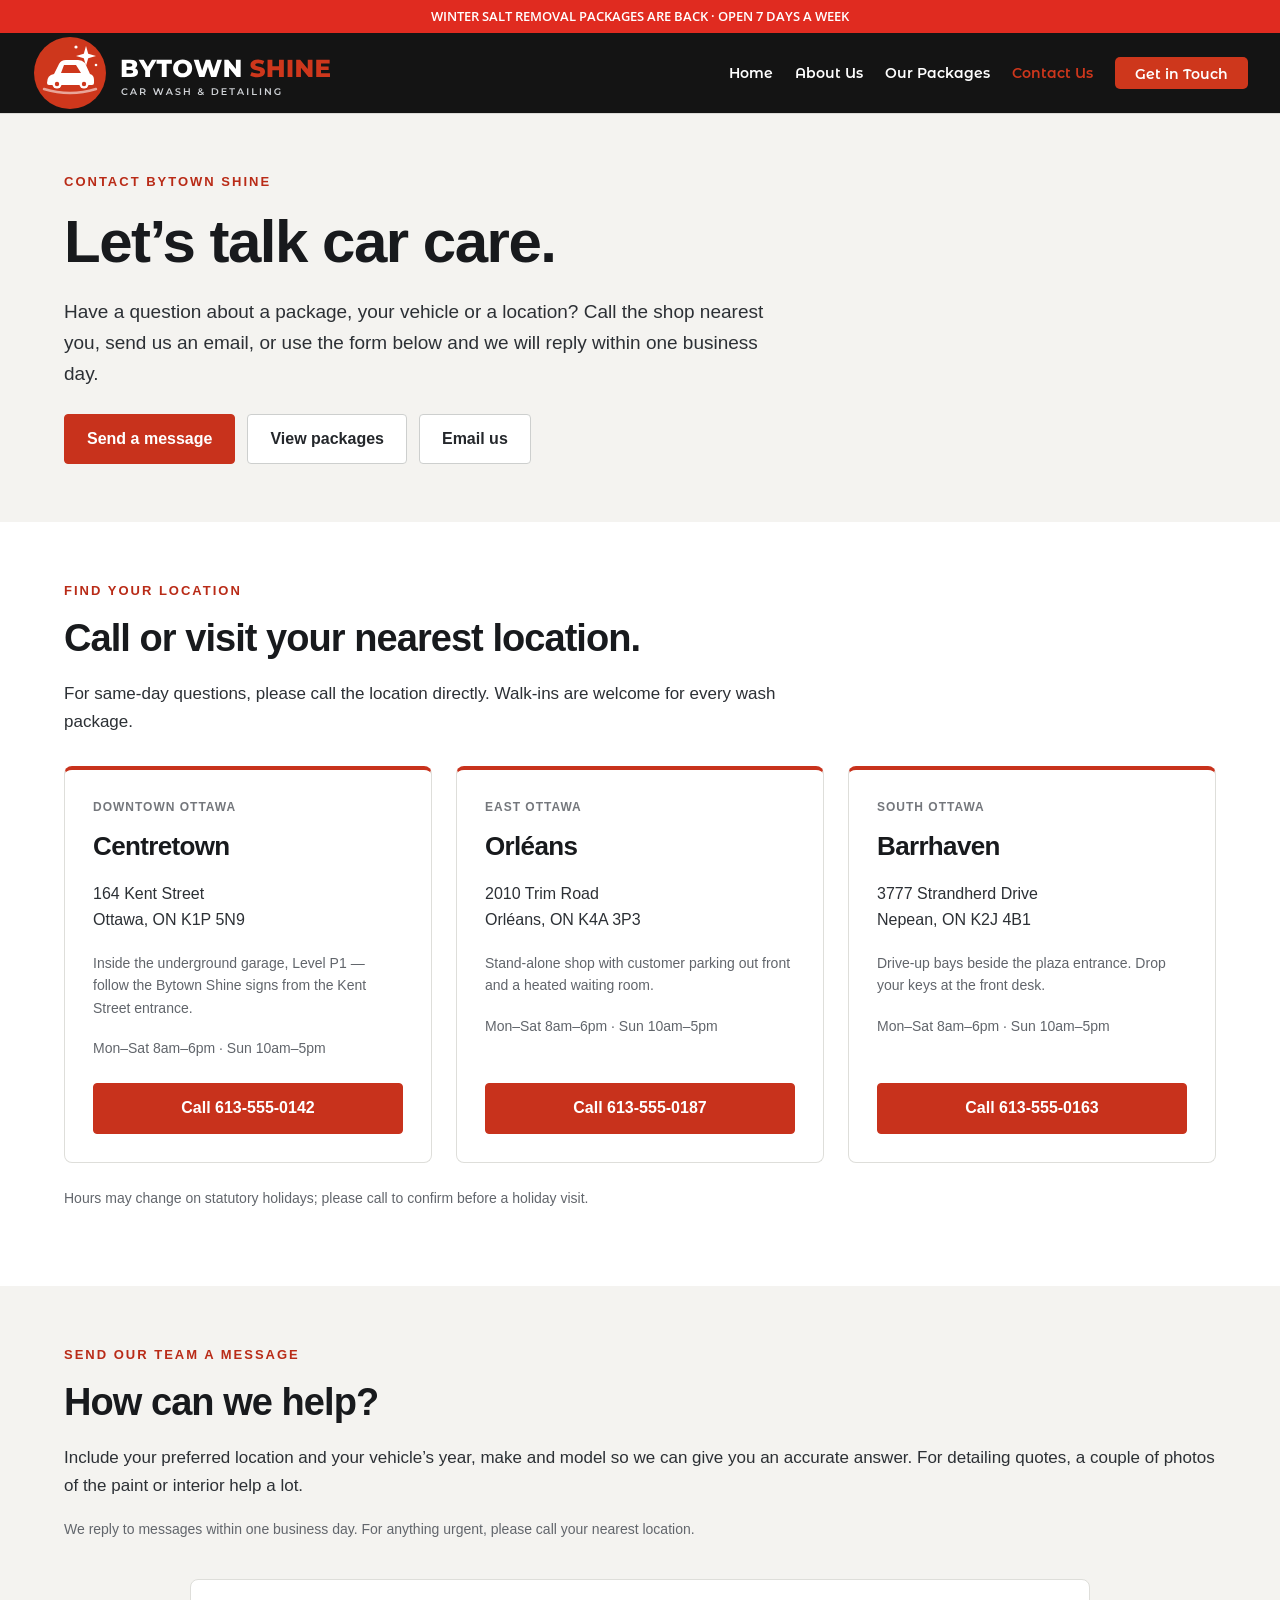
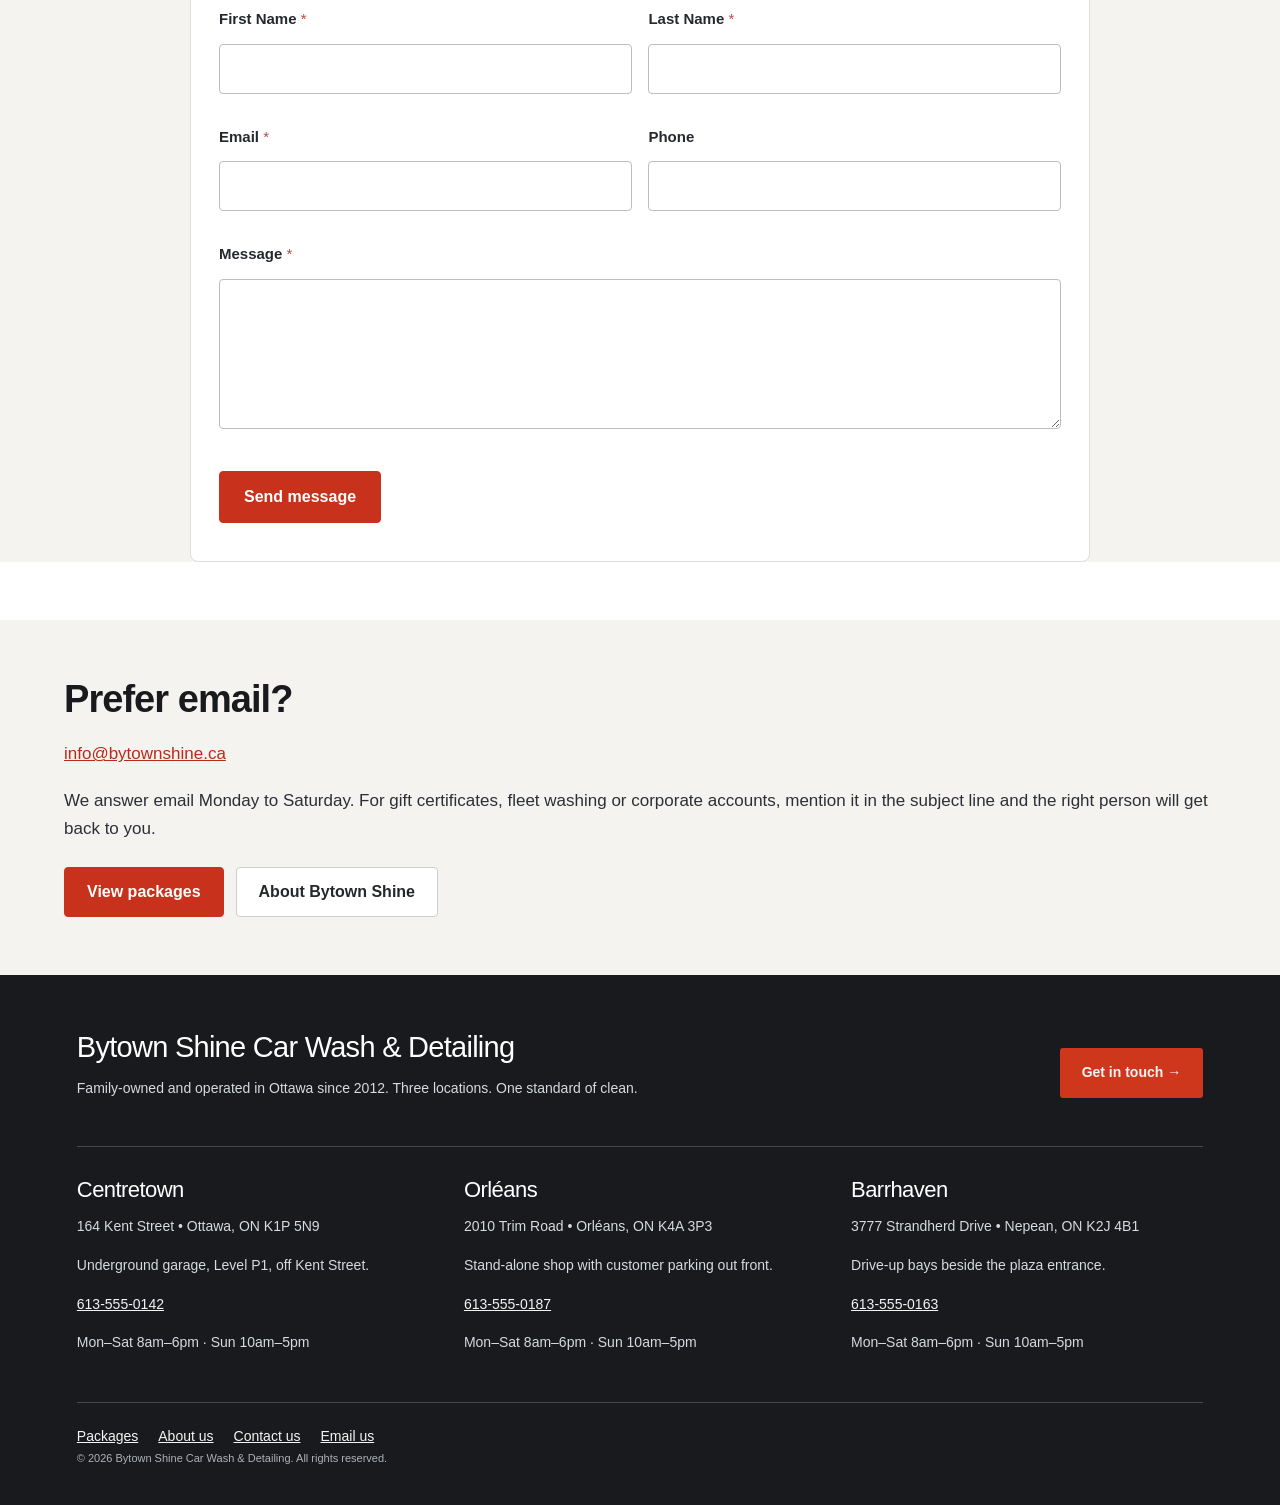
<file: contact.html>
<!DOCTYPE html>
<html lang="en">
<head>
  <meta charset="utf-8">
  <meta name="viewport" content="width=device-width, initial-scale=1">
  <title>Contact Us - Bytown Shine Car Wash & Detailing</title>
  <meta name="description" content="Contact Bytown Shine Car Wash & Detailing in Ottawa: Centretown, Orléans and Barrhaven locations, phone numbers, hours and a message form.">
  <link rel="preconnect" href="https://fonts.googleapis.com">
  <link rel="preconnect" href="https://fonts.gstatic.com" crossorigin>
  <link href="https://fonts.googleapis.com/css2?family=Open+Sans:wght@400;500;600;700&family=Montserrat+Alternates:wght@500;600;700&display=swap" rel="stylesheet">
  <link rel="icon" href="images/favicon.svg" type="image/svg+xml">
  <link rel="icon" href="images/favicon.ico" sizes="48x48">
  <link rel="apple-touch-icon" href="images/apple-touch-icon.png">
  <meta name="theme-color" content="#141414">
  <link rel="stylesheet" href="css/style.css">
</head>
<body class="page-contact">

  <div class="announce-bar"><a href="packages.html">Winter salt removal packages are back &middot; Open 7 days a week</a></div>

  <header class="site-header">
    <div class="header-inner">
      <a class="brand" href="index.html" aria-label="Bytown Shine Car Wash & Detailing home">
        <img src="images/logo.svg" alt="Bytown Shine Car Wash &amp; Detailing" width="307" height="80">
      </a>
      <nav class="site-nav" aria-label="Main">
        <ul>
          <li><a href="index.html">Home</a></li><li><a href="about.html">About Us</a></li><li><a href="packages.html">Our Packages</a></li><li><a href="contact.html" class="is-active">Contact Us</a></li>
          <li class="nav-cta"><a href="contact.html#message"><span>Get in Touch</span></a></li>
        </ul>
        <button class="menu-toggle" type="button" aria-label="Open menu" aria-expanded="false" aria-controls="mobile-menu"><span></span></button>
      </nav>
    </div>
    <ul class="mobile-menu" id="mobile-menu">
      <li><a href="index.html">Home</a></li><li><a href="about.html">About Us</a></li><li><a href="packages.html">Our Packages</a></li><li><a href="contact.html" class="is-active">Contact Us</a></li>
      <li><a href="contact.html#message">Get in Touch</a></li>
      <li class="mobile-notice"><a href="packages.html">Winter salt removal packages are back &middot; Open 7 days a week</a></li>
    </ul>
  </header>

  <main class="site-main">

  <div class="theme-hub">
    <section class="section-light">
      <div class="wrap">
        <p class="eyebrow">Contact Bytown Shine</p>
        <h1>Let&rsquo;s talk car care.</h1>
        <p class="lead">Have a question about a package, your vehicle or a location? Call the shop nearest you, send us an email, or use the form below and we will reply within one business day.</p>
        <div class="actions">
          <a class="btn" href="#message">Send a message</a>
          <a class="btn btn-secondary" href="packages.html">View packages</a>
          <a class="btn btn-secondary" href="#">Email us</a>
        </div>
      </div>
    </section>

    <section>
      <div class="wrap">
        <div class="section-heading">
          <p class="eyebrow">Find your location</p>
          <h2>Call or visit your nearest location.</h2>
          <p>For same-day questions, please call the location directly. Walk-ins are welcome for every wash package.</p>
        </div>
        <div class="grid-3">
          <article class="card contact-card">
            <p class="area">Downtown Ottawa</p>
            <h3>Centretown</h3>
            <p class="address">164 Kent Street<br>Ottawa, ON K1P 5N9</p>
            <p class="arrival-note">Inside the underground garage, Level P1 &mdash; follow the Bytown Shine signs from the Kent Street entrance.</p>
            <p class="arrival-note">Mon&ndash;Sat 8am&ndash;6pm &middot; Sun 10am&ndash;5pm</p>
            <a class="btn" href="#">Call 613-555-0142</a>
          </article>
          <article class="card contact-card">
            <p class="area">East Ottawa</p>
            <h3>Orl&eacute;ans</h3>
            <p class="address">2010 Trim Road<br>Orl&eacute;ans, ON K4A 3P3</p>
            <p class="arrival-note">Stand-alone shop with customer parking out front and a heated waiting room.</p>
            <p class="arrival-note">Mon&ndash;Sat 8am&ndash;6pm &middot; Sun 10am&ndash;5pm</p>
            <a class="btn" href="#">Call 613-555-0187</a>
          </article>
          <article class="card contact-card">
            <p class="area">South Ottawa</p>
            <h3>Barrhaven</h3>
            <p class="address">3777 Strandherd Drive<br>Nepean, ON K2J 4B1</p>
            <p class="arrival-note">Drive-up bays beside the plaza entrance. Drop your keys at the front desk.</p>
            <p class="arrival-note">Mon&ndash;Sat 8am&ndash;6pm &middot; Sun 10am&ndash;5pm</p>
            <a class="btn" href="#">Call 613-555-0163</a>
          </article>
          
        </div>
        <p class="note" style="margin-top:24px">Hours may change on statutory holidays; please call to confirm before a holiday visit.</p>
      </div>
    </section>

    <section id="message" class="section-light">
      <div class="wrap message-intro">
        <p class="eyebrow">Send our team a message</p>
        <h2>How can we help?</h2>
        <p>Include your preferred location and your vehicle&rsquo;s year, make and model so we can give you an accurate answer. For detailing quotes, a couple of photos of the paint or interior help a lot.</p>
        <p class="note">We reply to messages within one business day. For anything urgent, please call your nearest location.</p>
      </div>
      <div class="contact-form">
        <form action="#" method="post">
          <fieldset>
            <legend class="sr-only">Contact Us</legend>
            <div class="form-grid">
              <div class="form-field">
                <label for="first-name">First Name <span class="req">*</span></label>
                <input id="first-name" name="first_name" type="text" required autocomplete="given-name">
                <p class="form-error">Please enter your first name.</p>
              </div>
              <div class="form-field">
                <label for="last-name">Last Name <span class="req">*</span></label>
                <input id="last-name" name="last_name" type="text" required autocomplete="family-name">
                <p class="form-error">Please enter your last name.</p>
              </div>
              <div class="form-field">
                <label for="email">Email <span class="req">*</span></label>
                <input id="email" name="email" type="email" required autocomplete="email">
                <p class="form-error">Please enter a valid email address.</p>
              </div>
              <div class="form-field">
                <label for="phone">Phone</label>
                <input id="phone" name="phone" type="tel" autocomplete="tel">
              </div>
              <div class="form-field full">
                <label for="message-text">Message <span class="req">*</span></label>
                <textarea id="message-text" name="message" required></textarea>
                <p class="form-error">Please enter a message.</p>
              </div>
            </div>
            <div class="form-submit">
              <button type="submit">Send message</button>
            </div>
            <p class="form-success">Thanks &mdash; your message has been sent. We will get back to you within one business day.</p>
          </fieldset>
        </form>
      </div>
    </section>

    <section class="section-light">
      <div class="wrap">
        <h2>Prefer email?</h2>
        <p class="email"><a href="#">info@bytownshine.ca</a></p>
        <p>We answer email Monday to Saturday. For gift certificates, fleet washing or corporate accounts, mention it in the subject line and the right person will get back to you.</p>
        <div class="actions">
          <a class="btn" href="packages.html">View packages</a>
          <a class="btn btn-secondary" href="about.html">About Bytown Shine</a>
        </div>
      </div>
    </section>
  </div>

  </main>

  <footer class="site-footer">
    <div class="footer-wrap">
      <div class="footer-top">
        <div>
          <h2>Bytown Shine Car Wash & Detailing</h2>
          <p>Family-owned and operated in Ottawa since 2012. Three locations. One standard of clean.</p>
        </div>
        <a class="footer-button" href="contact.html">Get in touch &rarr;</a>
      </div>
      <div class="footer-locations">
        <article>
          <h3>Centretown</h3>
          <p>164 Kent Street &bull; Ottawa, ON K1P 5N9</p>
          <p>Underground garage, Level P1, off Kent Street.</p>
          <p><a href="#">613-555-0142</a></p>
          <p>Mon&ndash;Sat 8am&ndash;6pm &middot; Sun 10am&ndash;5pm</p>
        </article>
        <article>
          <h3>Orl&eacute;ans</h3>
          <p>2010 Trim Road &bull; Orl&eacute;ans, ON K4A 3P3</p>
          <p>Stand-alone shop with customer parking out front.</p>
          <p><a href="#">613-555-0187</a></p>
          <p>Mon&ndash;Sat 8am&ndash;6pm &middot; Sun 10am&ndash;5pm</p>
        </article>
        <article>
          <h3>Barrhaven</h3>
          <p>3777 Strandherd Drive &bull; Nepean, ON K2J 4B1</p>
          <p>Drive-up bays beside the plaza entrance.</p>
          <p><a href="#">613-555-0163</a></p>
          <p>Mon&ndash;Sat 8am&ndash;6pm &middot; Sun 10am&ndash;5pm</p>
        </article>
        
      </div>
      <nav class="footer-links" aria-label="Footer">
        <a href="packages.html">Packages</a>
        <a href="about.html">About us</a>
        <a href="contact.html">Contact us</a>
        <a href="#">Email us</a>
      </nav>
      <p class="footer-credit">&copy; 2026 Bytown Shine Car Wash & Detailing. All rights reserved.</p>
    </div>
  </footer>

  <button class="scroll-top" type="button" aria-label="Back to top">
    <svg viewBox="0 0 30 30" aria-hidden="true"><path d="M7 18 L15 10 L23 18" fill="none" stroke="currentColor" stroke-width="3" stroke-linecap="round" stroke-linejoin="round"/></svg>
  </button>

  <script src="js/main.js"></script>
</body>
</html>
</file>
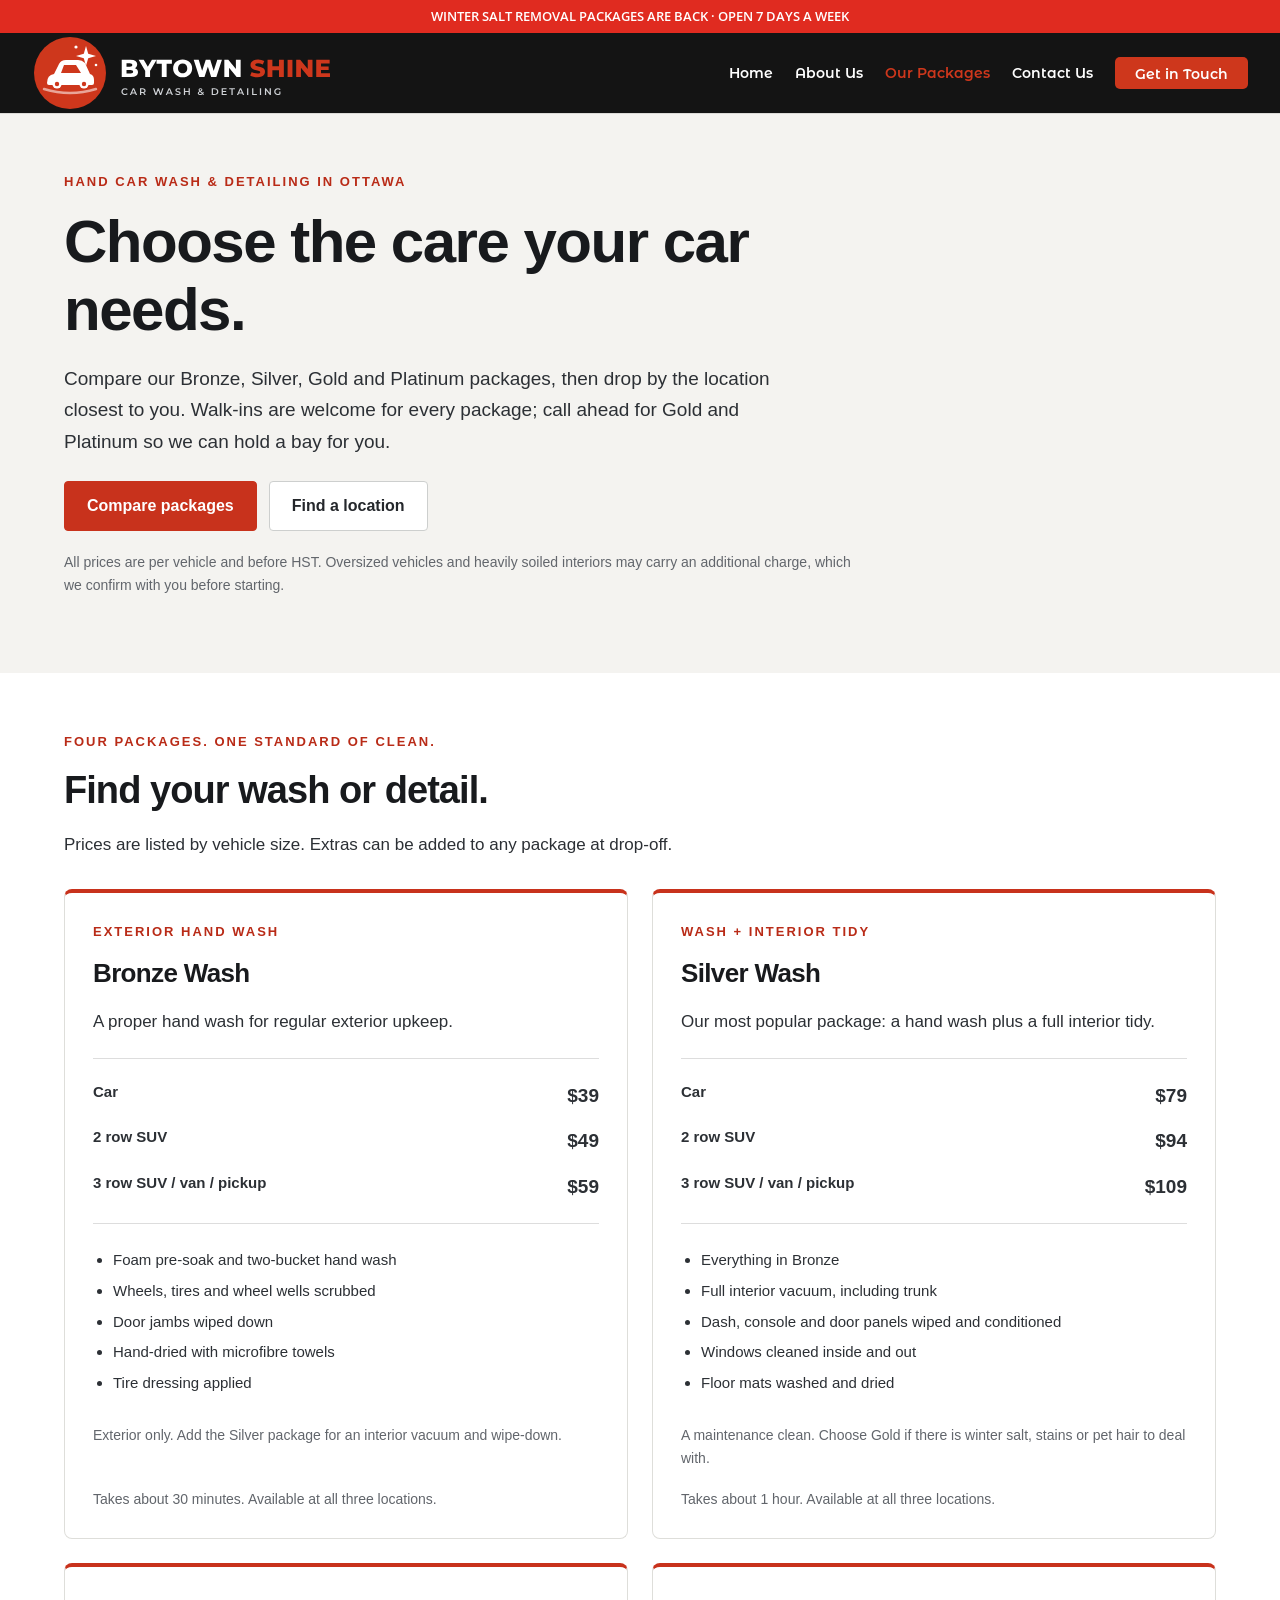
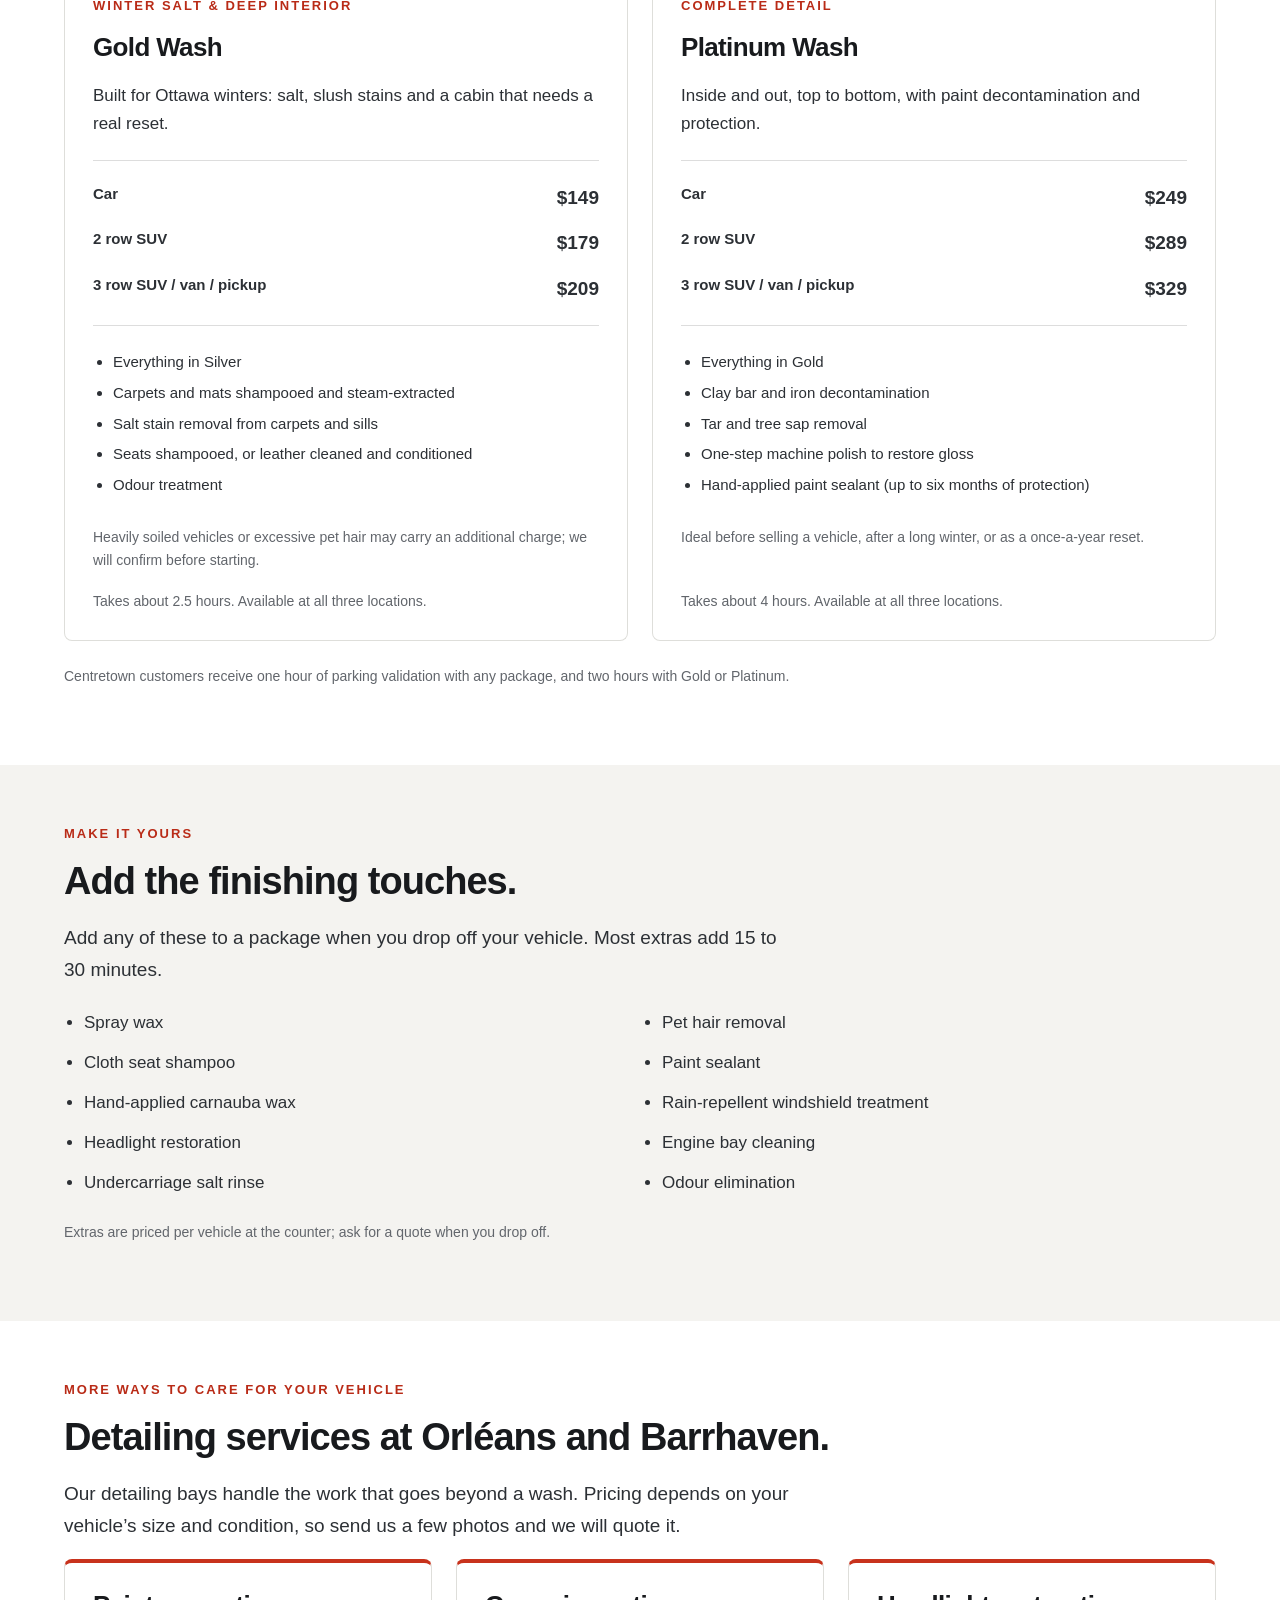
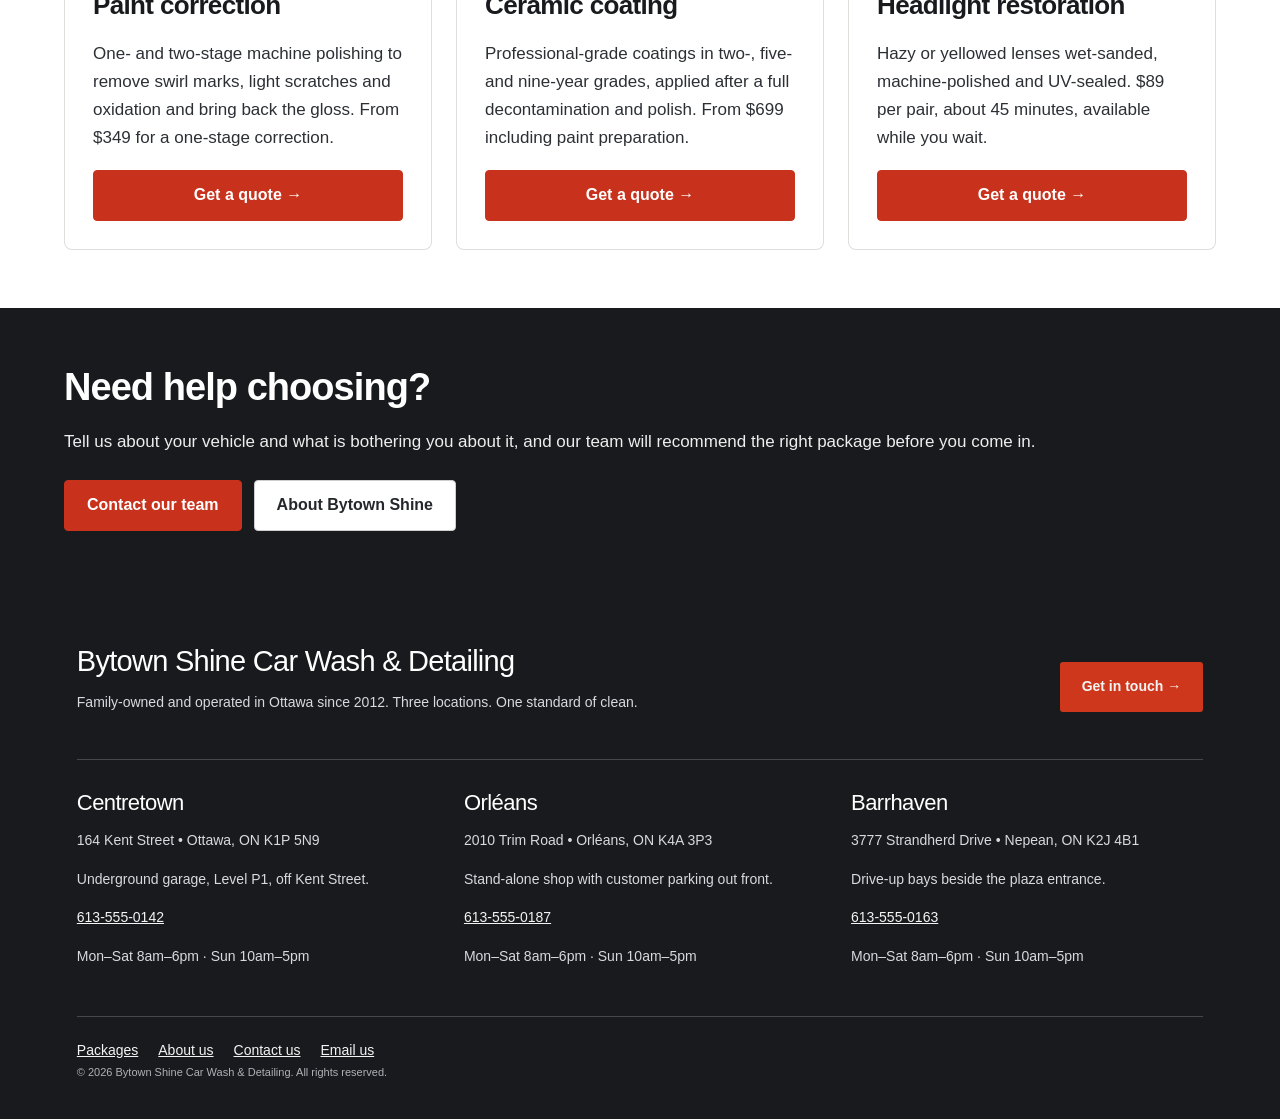
<file: packages.html>
<!DOCTYPE html>
<html lang="en">
<head>
  <meta charset="utf-8">
  <meta name="viewport" content="width=device-width, initial-scale=1">
  <title>Packages - Bytown Shine Car Wash & Detailing</title>
  <meta name="description" content="Bronze, Silver, Gold and Platinum hand car wash packages in Ottawa, plus paint correction, ceramic coating and headlight restoration.">
  <link rel="preconnect" href="https://fonts.googleapis.com">
  <link rel="preconnect" href="https://fonts.gstatic.com" crossorigin>
  <link href="https://fonts.googleapis.com/css2?family=Open+Sans:wght@400;500;600;700&family=Montserrat+Alternates:wght@500;600;700&display=swap" rel="stylesheet">
  <link rel="icon" href="images/favicon.svg" type="image/svg+xml">
  <link rel="icon" href="images/favicon.ico" sizes="48x48">
  <link rel="apple-touch-icon" href="images/apple-touch-icon.png">
  <meta name="theme-color" content="#141414">
  <link rel="stylesheet" href="css/style.css">
</head>
<body class="page-packages">

  <div class="announce-bar"><a href="packages.html">Winter salt removal packages are back &middot; Open 7 days a week</a></div>

  <header class="site-header">
    <div class="header-inner">
      <a class="brand" href="index.html" aria-label="Bytown Shine Car Wash & Detailing home">
        <img src="images/logo.svg" alt="Bytown Shine Car Wash &amp; Detailing" width="307" height="80">
      </a>
      <nav class="site-nav" aria-label="Main">
        <ul>
          <li><a href="index.html">Home</a></li><li><a href="about.html">About Us</a></li><li><a href="packages.html" class="is-active">Our Packages</a></li><li><a href="contact.html">Contact Us</a></li>
          <li class="nav-cta"><a href="contact.html#message"><span>Get in Touch</span></a></li>
        </ul>
        <button class="menu-toggle" type="button" aria-label="Open menu" aria-expanded="false" aria-controls="mobile-menu"><span></span></button>
      </nav>
    </div>
    <ul class="mobile-menu" id="mobile-menu">
      <li><a href="index.html">Home</a></li><li><a href="about.html">About Us</a></li><li><a href="packages.html" class="is-active">Our Packages</a></li><li><a href="contact.html">Contact Us</a></li>
      <li><a href="contact.html#message">Get in Touch</a></li>
      <li class="mobile-notice"><a href="packages.html">Winter salt removal packages are back &middot; Open 7 days a week</a></li>
    </ul>
  </header>

  <main class="site-main">

  <div class="theme-hub page-packages">
    <section class="section-light">
      <div class="wrap">
        <p class="eyebrow">Hand car wash &amp; detailing in Ottawa</p>
        <h1>Choose the care your car needs.</h1>
        <p class="lead">Compare our Bronze, Silver, Gold and Platinum packages, then drop by the location closest to you. Walk-ins are welcome for every package; call ahead for Gold and Platinum so we can hold a bay for you.</p>
        <div class="actions">
          <a class="btn" href="#package-comparison">Compare packages</a>
          <a class="btn btn-secondary" href="index.html#locations">Find a location</a>
        </div>
        <p class="note" style="margin-top:20px">All prices are per vehicle and before HST. Oversized vehicles and heavily soiled interiors may carry an additional charge, which we confirm with you before starting.</p>
      </div>
    </section>

    <section id="package-comparison">
      <div class="wrap">
        <div class="section-heading">
          <p class="eyebrow">Four packages. One standard of clean.</p>
          <h2>Find your wash or detail.</h2>
          <p>Prices are listed by vehicle size. Extras can be added to any package at drop-off.</p>
        </div>
        <div class="package-grid">
          <article class="card">
            <p class="eyebrow">Exterior hand wash</p>
            <h3>Bronze Wash</h3>
            <p>A proper hand wash for regular exterior upkeep.</p>
            <dl class="package-prices">
              <div><dt>Car</dt><dd>$39</dd></div>
              <div><dt>2 row SUV</dt><dd>$49</dd></div>
              <div><dt>3 row SUV / van / pickup</dt><dd>$59</dd></div>
            </dl>
            <ul><li>Foam pre-soak and two-bucket hand wash</li><li>Wheels, tires and wheel wells scrubbed</li><li>Door jambs wiped down</li><li>Hand-dried with microfibre towels</li><li>Tire dressing applied</li></ul>
            <p class="note">Exterior only. Add the Silver package for an interior vacuum and wipe-down.</p>
            <p class="arrival-note">Takes about 30 minutes. Available at all three locations.</p>
          </article>
          <article class="card">
            <p class="eyebrow">Wash + interior tidy</p>
            <h3>Silver Wash</h3>
            <p>Our most popular package: a hand wash plus a full interior tidy.</p>
            <dl class="package-prices">
              <div><dt>Car</dt><dd>$79</dd></div>
              <div><dt>2 row SUV</dt><dd>$94</dd></div>
              <div><dt>3 row SUV / van / pickup</dt><dd>$109</dd></div>
            </dl>
            <ul><li>Everything in Bronze</li><li>Full interior vacuum, including trunk</li><li>Dash, console and door panels wiped and conditioned</li><li>Windows cleaned inside and out</li><li>Floor mats washed and dried</li></ul>
            <p class="note">A maintenance clean. Choose Gold if there is winter salt, stains or pet hair to deal with.</p>
            <p class="arrival-note">Takes about 1 hour. Available at all three locations.</p>
          </article>
          <article class="card">
            <p class="eyebrow">Winter salt & deep interior</p>
            <h3>Gold Wash</h3>
            <p>Built for Ottawa winters: salt, slush stains and a cabin that needs a real reset.</p>
            <dl class="package-prices">
              <div><dt>Car</dt><dd>$149</dd></div>
              <div><dt>2 row SUV</dt><dd>$179</dd></div>
              <div><dt>3 row SUV / van / pickup</dt><dd>$209</dd></div>
            </dl>
            <ul><li>Everything in Silver</li><li>Carpets and mats shampooed and steam-extracted</li><li>Salt stain removal from carpets and sills</li><li>Seats shampooed, or leather cleaned and conditioned</li><li>Odour treatment</li></ul>
            <p class="note">Heavily soiled vehicles or excessive pet hair may carry an additional charge; we will confirm before starting.</p>
            <p class="arrival-note">Takes about 2.5 hours. Available at all three locations.</p>
          </article>
          <article class="card">
            <p class="eyebrow">Complete detail</p>
            <h3>Platinum Wash</h3>
            <p>Inside and out, top to bottom, with paint decontamination and protection.</p>
            <dl class="package-prices">
              <div><dt>Car</dt><dd>$249</dd></div>
              <div><dt>2 row SUV</dt><dd>$289</dd></div>
              <div><dt>3 row SUV / van / pickup</dt><dd>$329</dd></div>
            </dl>
            <ul><li>Everything in Gold</li><li>Clay bar and iron decontamination</li><li>Tar and tree sap removal</li><li>One-step machine polish to restore gloss</li><li>Hand-applied paint sealant (up to six months of protection)</li></ul>
            <p class="note">Ideal before selling a vehicle, after a long winter, or as a once-a-year reset.</p>
            <p class="arrival-note">Takes about 4 hours. Available at all three locations.</p>
          </article>
          
        </div>
        <p class="note" style="margin-top:24px">Centretown customers receive one hour of parking validation with any package, and two hours with Gold or Platinum.</p>
      </div>
    </section>

    <section class="section-light">
      <div class="wrap">
        <p class="eyebrow">Make it yours</p>
        <h2>Add the finishing touches.</h2>
        <p class="lead">Add any of these to a package when you drop off your vehicle. Most extras add 15 to 30 minutes.</p>
        <ul class="extra-grid"><li>Spray wax</li><li>Pet hair removal</li><li>Cloth seat shampoo</li><li>Paint sealant</li><li>Hand-applied carnauba wax</li><li>Rain-repellent windshield treatment</li><li>Headlight restoration</li><li>Engine bay cleaning</li><li>Undercarriage salt rinse</li><li>Odour elimination</li></ul>
        <p class="note">Extras are priced per vehicle at the counter; ask for a quote when you drop off.</p>
      </div>
    </section>

    <section>
      <div class="wrap">
        <p class="eyebrow">More ways to care for your vehicle</p>
        <h2>Detailing services at Orl&eacute;ans and Barrhaven.</h2>
        <p class="lead">Our detailing bays handle the work that goes beyond a wash. Pricing depends on your vehicle&rsquo;s size and condition, so send us a few photos and we will quote it.</p>
        <div class="grid-3">
          <article class="card">
            <h3>Paint correction</h3>
            <p>One- and two-stage machine polishing to remove swirl marks, light scratches and oxidation and bring back the gloss. From $349 for a one-stage correction.</p>
            <a class="btn" href="contact.html#message">Get a quote &rarr;</a>
          </article>
          <article class="card">
            <h3>Ceramic coating</h3>
            <p>Professional-grade coatings in two-, five- and nine-year grades, applied after a full decontamination and polish. From $699 including paint preparation.</p>
            <a class="btn" href="contact.html#message">Get a quote &rarr;</a>
          </article>
          <article class="card">
            <h3>Headlight restoration</h3>
            <p>Hazy or yellowed lenses wet-sanded, machine-polished and UV-sealed. $89 per pair, about 45 minutes, available while you wait.</p>
            <a class="btn" href="contact.html#message">Get a quote &rarr;</a>
          </article>
        </div>
      </div>
    </section>

    <section class="steps">
      <div class="wrap">
        <h2>Need help choosing?</h2>
        <p>Tell us about your vehicle and what is bothering you about it, and our team will recommend the right package before you come in.</p>
        <div class="actions">
          <a class="btn" href="contact.html#message">Contact our team</a>
          <a class="btn btn-secondary" href="about.html">About Bytown Shine</a>
        </div>
      </div>
    </section>
  </div>

  </main>

  <footer class="site-footer">
    <div class="footer-wrap">
      <div class="footer-top">
        <div>
          <h2>Bytown Shine Car Wash & Detailing</h2>
          <p>Family-owned and operated in Ottawa since 2012. Three locations. One standard of clean.</p>
        </div>
        <a class="footer-button" href="contact.html">Get in touch &rarr;</a>
      </div>
      <div class="footer-locations">
        <article>
          <h3>Centretown</h3>
          <p>164 Kent Street &bull; Ottawa, ON K1P 5N9</p>
          <p>Underground garage, Level P1, off Kent Street.</p>
          <p><a href="#">613-555-0142</a></p>
          <p>Mon&ndash;Sat 8am&ndash;6pm &middot; Sun 10am&ndash;5pm</p>
        </article>
        <article>
          <h3>Orl&eacute;ans</h3>
          <p>2010 Trim Road &bull; Orl&eacute;ans, ON K4A 3P3</p>
          <p>Stand-alone shop with customer parking out front.</p>
          <p><a href="#">613-555-0187</a></p>
          <p>Mon&ndash;Sat 8am&ndash;6pm &middot; Sun 10am&ndash;5pm</p>
        </article>
        <article>
          <h3>Barrhaven</h3>
          <p>3777 Strandherd Drive &bull; Nepean, ON K2J 4B1</p>
          <p>Drive-up bays beside the plaza entrance.</p>
          <p><a href="#">613-555-0163</a></p>
          <p>Mon&ndash;Sat 8am&ndash;6pm &middot; Sun 10am&ndash;5pm</p>
        </article>
        
      </div>
      <nav class="footer-links" aria-label="Footer">
        <a href="packages.html">Packages</a>
        <a href="about.html">About us</a>
        <a href="contact.html">Contact us</a>
        <a href="#">Email us</a>
      </nav>
      <p class="footer-credit">&copy; 2026 Bytown Shine Car Wash & Detailing. All rights reserved.</p>
    </div>
  </footer>

  <button class="scroll-top" type="button" aria-label="Back to top">
    <svg viewBox="0 0 30 30" aria-hidden="true"><path d="M7 18 L15 10 L23 18" fill="none" stroke="currentColor" stroke-width="3" stroke-linecap="round" stroke-linejoin="round"/></svg>
  </button>

  <script src="js/main.js"></script>
</body>
</html>
</file>
<file: css/style.css>
/* =====================================================================
   Bytown Shine Car Wash & Detailing — stylesheet
   1. Tokens & reset
   2. Global chrome: announcement bar, header, mobile menu, scroll-to-top, footer
   3. Buttons
   4. Home page
   5. About page
   6. Packages + Contact pages
   7. Responsive
   ===================================================================== */

/* 1. Tokens & reset ---------------------------------------------------- */
:root {
  --red: #c7351e;            /* primary action colour on the home page */
  --red-hover: #a72b17;
  --red-header: #ce371c;     /* header CTA + active nav item */
  --red-bar: #e02b20;        /* announcement bar / hamburger */
  --red-soft: #ff9b82;       /* eyebrow text on dark backgrounds */
  --red-trust: #c8321c;      /* buttons on about/packages/contact */
  --red-trust-hover: #a42110;
  --red-eyebrow: #b92b17;
  --red-link: #bd2d18;

  --ink: #181a1d;
  --ink-2: #17191c;
  --text: #292b30;
  --text-hub: #2c3035;
  --muted: #686b70;
  --muted-2: #64666b;
  --muted-hub: #62666c;
  --paper: #f5f4f1;
  --paper-2: #f4f3f0;
  --line: #dedfe0;
  --line-2: #dededa;

  --header-bg: #141414;
  --header-h: 80px;
  --bar-h: 33px;

  --font-body: Arial, Helvetica, sans-serif;
  --font-nav: "Montserrat Alternates", Helvetica, Arial, sans-serif;
  --font-sans: "Open Sans", Arial, sans-serif;
}

*, *::before, *::after { box-sizing: border-box; }
html { -webkit-text-size-adjust: 100%; scroll-behavior: smooth; }
body {
  margin: 0; background: #fff; color: #666;
  font: 500 14px/1.7 var(--font-sans);
  -webkit-font-smoothing: antialiased;
}
img { max-width: 100%; height: auto; display: block; }
a { color: inherit; }
ul { margin: 0; padding: 0; list-style: none; }
h1, h2, h3, h4, p { margin: 0; }
.sr-only {
  position: absolute; width: 1px; height: 1px; margin: -1px; padding: 0;
  overflow: hidden; clip: rect(0 0 0 0); border: 0; white-space: nowrap;
}
section[id] { scroll-margin-top: 130px; }
.site-main { padding-top: calc(var(--bar-h) + var(--header-h)); }

/* 2. Global chrome ------------------------------------------------------ */
.announce-bar {
  position: fixed; top: 0; left: 0; right: 0; z-index: 100000;
  height: var(--bar-h); background: var(--red-bar); color: #fff;
  font: 600 13px/13px var(--font-sans); text-align: center;
  padding: 10px 30px 0; text-transform: uppercase;
}
.announce-bar a { color: #fff; text-decoration: none; }

.site-header {
  position: fixed; top: var(--bar-h); left: 0; right: 0; z-index: 99999;
  height: var(--header-h); background: var(--header-bg);
  box-shadow: 0 1px 0 rgba(0, 0, 0, .1); font-family: var(--font-nav);
}
.site-header .header-inner {
  display: flex; align-items: center; justify-content: space-between;
  height: var(--header-h); padding: 0 32px 0 30px;
}
.brand { display: block; line-height: 0; }
.brand img { height: var(--header-h); width: auto; }
.site-nav { display: flex; align-items: center; }
.site-nav ul { display: flex; align-items: center; }
.site-nav li { padding-right: 22px; }
.site-nav li:last-child { padding-right: 0; }
.site-nav a { display: block; color: #fff; font: 600 14px/14px var(--font-nav); text-decoration: none; transition: opacity .2s; }
.site-nav a:hover { opacity: .7; }
.site-nav a.is-active { color: var(--red-header); }
.site-nav .nav-cta a { opacity: 1; }
.site-nav .nav-cta span {
  display: inline-block; background: var(--red-header); color: #fff;
  padding: 10px 20px 8px; border-radius: 5px; transition: background .2s;
}
.site-nav .nav-cta a:hover span { background: #b22f17; }

.menu-toggle { display: none; width: 32px; height: 32px; padding: 0; border: 0; background: none; cursor: pointer; position: relative; }
.menu-toggle span, .menu-toggle span::before, .menu-toggle span::after {
  content: ""; display: block; position: absolute; left: 1px;
  width: 30px; height: 4px; background: var(--red-bar); border-radius: 1px;
}
.menu-toggle span { top: 14px; }
.menu-toggle span::before { top: -9px; }
.menu-toggle span::after { top: 9px; }
.mobile-menu { display: none; }

.scroll-top {
  position: fixed; right: 0; bottom: 125px; z-index: 99999;
  width: 40px; height: 40px; padding: 5px; border: 0;
  background: rgba(0, 0, 0, .4); color: #fff; border-radius: 5px 0 0 5px; cursor: pointer;
  opacity: 0; visibility: hidden; transition: opacity .3s, visibility .3s;
}
.scroll-top.is-visible { opacity: 1; visibility: visible; }
.scroll-top svg { width: 30px; height: 30px; display: block; }

.site-footer { background: var(--ink); color: #d7dade; font: 400 14px/1.7 var(--font-body); padding: 55px 0 22px; }
.footer-wrap { width: 88%; max-width: 1160px; margin: auto; }
.footer-top {
  display: flex; align-items: center; justify-content: space-between; gap: 25px;
  border-bottom: 1px solid #45474a; padding-bottom: 30px; margin-bottom: 30px;
}
.site-footer h2, .site-footer h3 { font-family: var(--font-body); font-weight: 500; color: #fff; letter-spacing: -.025em; line-height: 1.2; margin: 0 0 12px; }
.site-footer h2 { font-size: 29px; }
.site-footer h3 { font-size: 22px; }
.site-footer p { margin: 0 0 15px; }
.site-footer a { color: #f4f4f4; }
.footer-button {
  display: inline-flex; align-items: center; justify-content: center;
  background: var(--red-header); color: #fff; padding: 13px 22px; border-radius: 3px;
  min-height: 47px; font-weight: 700; text-decoration: none; transition: background .15s;
}
.footer-button:hover { background: #b22f17; }
.footer-locations { display: grid; grid-template-columns: repeat(3, minmax(0, 1fr)); gap: 35px; }
.footer-links { display: flex; flex-wrap: wrap; gap: 20px; border-top: 1px solid #45474a; padding-top: 22px; margin-top: 32px; }
.footer-credit { font-size: 11px; color: #aeb1b6; margin-top: 25px; }
.site-footer a:focus-visible { outline: 3px solid #ffb19b; outline-offset: 4px; }

/* 3. Buttons ------------------------------------------------------------- */
.btn {
  display: inline-flex; align-items: center; justify-content: center;
  min-height: 49px; padding: 13px 22px; background: var(--red); color: #fff;
  border: 1px solid var(--red); border-radius: 3px; font: 700 14px/1.3 var(--font-body);
  text-decoration: none; transition: background .15s;
}
.btn:hover { background: var(--red-hover); }
.btn-outline { background: transparent; border-color: #b0b2b5; color: #fff; }
.btn-outline:hover { background: rgba(255, 255, 255, .08); }
a:focus-visible { outline: 3px solid #eeb652; outline-offset: 4px; }

/* 4. Home page ----------------------------------------------------------- */
.theme-home { color: var(--ink); font: 500 16px/1.65 var(--font-body); background: #fff; }
.theme-home h1, .theme-home h2, .theme-home h3 {
  font-family: var(--font-body); font-weight: 750; letter-spacing: -.035em;
  line-height: 1.1; color: var(--ink); margin: 0 0 20px;
}
.theme-home h1 { font-size: clamp(40px, 5vw, 70px); color: #fff; max-width: 800px; }
.theme-home h2 { font-size: clamp(32px, 3.3vw, 46px); }
.theme-home h3 { font-size: 27px; letter-spacing: -.025em; }
.theme-home p { margin: 0 0 20px; }
.wrap { width: 90%; max-width: 1160px; margin: auto; }

.hero { position: relative; isolation: isolate; background: #090d10; color: #fff; padding: 95px 0 85px; }
.hero-photo { position: absolute; inset: 0; z-index: 0; width: 100%; height: 100%; max-width: none; object-fit: cover; object-position: center 52%; }
.hero::before {
  content: ""; position: absolute; inset: 0; z-index: 1; pointer-events: none;
  background: linear-gradient(90deg, rgba(9, 13, 16, .93), rgba(9, 13, 16, .55) 62%, rgba(9, 13, 16, .3));
}
.hero > .wrap { position: relative; z-index: 2; }
.eyebrow { color: var(--red); font-size: 12px; font-weight: 800; letter-spacing: .17em; text-transform: uppercase; margin-bottom: 22px; }
.hero .eyebrow, .final-cta .eyebrow { color: var(--red-soft); }
.lead { font-size: 19px; line-height: 1.7; max-width: 620px; color: #e5e7e9; margin-bottom: 28px; }
.actions { display: flex; gap: 14px; flex-wrap: wrap; margin: 0 0 20px; }
.small { font-size: 12px; color: #d0d3d7; margin: 20px 0 0; }

.proof { background: var(--ink); color: #e3e4e5; padding: 20px 0; border-top: 1px solid #45464a; }
.proof .wrap { display: flex; justify-content: space-between; gap: 20px; flex-wrap: wrap; font-size: 13px; }
.proof strong { color: #fff; }

.section { padding: 78px 0; }
.section-light { background: var(--paper); }
.intro { color: var(--muted); max-width: 700px; font-size: 17px; margin-bottom: 34px; }
.grid { display: grid; gap: 18px; }
.grid-3 { grid-template-columns: repeat(3, minmax(0, 1fr)); }
.grid-4 { grid-template-columns: repeat(4, minmax(0, 1fr)); }

.card { display: flex; flex-direction: column; border: 1px solid var(--line); border-top: 3px solid var(--red); border-radius: 4px; padding: 30px; }
.card-number { display: block; font-size: 10px; letter-spacing: .13em; font-weight: 700; color: var(--red); margin-bottom: 24px; }
.theme-home .card h3 { font-size: 30px; }
.muted { color: var(--muted); font-size: 14px; min-height: 72px; }
.hours { font-size: 13px; color: var(--muted); }
.phone-link { color: var(--ink); text-decoration: none; font-size: 15px; font-weight: 700; margin-top: auto; }

.package { display: flex; flex-direction: column; background: #fff; border: 1px solid #dedddd; border-radius: 4px; padding: 26px 20px; }
.tag { font-size: 9px; letter-spacing: .1em; font-weight: 800; color: var(--red); margin-bottom: 18px; min-height: 14px; text-transform: uppercase; }
.theme-home .package h3 { font-size: 28px; margin-bottom: 18px; }
.price { font-size: 38px; line-height: 1.2; letter-spacing: -.04em; font-weight: 700; margin-bottom: 12px; }
.price span { font-size: 13px; color: var(--muted); letter-spacing: 0; font-weight: 400; }
.vehicles { font-size: 12px; line-height: 1.9; padding-bottom: 20px; margin-bottom: 20px; border-bottom: 1px solid #e6e6e6; }
.package ul { padding: 0 0 0 16px; margin: 0 0 25px; font-size: 13px; line-height: 1.7; list-style: disc; }
.package li { margin-bottom: 9px; }
.note { font-size: 12px; color: var(--muted); line-height: 1.6; margin-bottom: 25px; }
.duration { font-size: 12px; font-weight: 700; color: var(--ink); margin: auto 0 0; padding-top: 12px; border-top: 1px solid #e6e6e6; }
.footnote { font-size: 12px; color: var(--muted); margin: 24px 0 8px; }
.text-link { color: var(--red); font-weight: 700; font-size: 14px; text-decoration: none; }
.text-link:hover { text-decoration: underline; }

.split { display: grid; grid-template-columns: 1.1fr 1fr; gap: 65px; align-items: center; }
.split > * { min-width: 0; }
.photo { width: 100%; height: 660px; object-fit: cover; border-radius: 4px; }
.service-row { padding: 20px 0; border-top: 1px solid #e5e5e5; }
.theme-home .service-row h3 { font-size: 23px; margin-bottom: 10px; }
.theme-home .service-row p { font-size: 14px; color: var(--muted); margin-bottom: 12px; }

.extras { display: grid; grid-template-columns: repeat(3, minmax(0, 1fr)); gap: 12px; }
.extras span { padding: 16px 19px; background: #fff; border: 1px solid #e4e3e1; font-size: 14px; }

.quote { background: var(--paper); padding: 38px; margin: 0; border: 0; border-left: 3px solid var(--red); font-size: 18px; }
.quote cite { font-size: 12px; color: var(--muted); font-style: normal; }

.final-cta { padding: 65px 0; text-align: center; background: var(--ink); color: #ddd; }
.theme-home .final-cta h2 { color: #fff; }
.final-cta .eyebrow { margin-bottom: 18px; }
.final-cta .btn { margin-top: 10px; }

/* 5. About page ---------------------------------------------------------- */
.theme-trust { font: 17px/1.65 var(--font-body); color: var(--text); background: #fff; }
.theme-trust h1, .theme-trust h2, .theme-trust h3 { font-family: var(--font-body); font-weight: 700; line-height: 1.12; color: var(--ink-2); }
.theme-trust h1 { font-size: clamp(36px, 5vw, 64px); letter-spacing: -2px; margin: 12px 0 22px; }
.theme-trust h2 { font-size: clamp(28px, 3vw, 40px); letter-spacing: -1px; margin: 0 0 20px; }
.theme-trust h3 { font-size: 23px; margin: 0 0 14px; }
.theme-trust p { margin: 0 0 20px; }
.theme-trust a { color: var(--red-link); }
.theme-trust .wrap { width: min(1160px, 90%); margin: auto; padding: 68px 0; }
.theme-trust .section-light { background: var(--paper-2); }
.theme-trust .eyebrow { color: var(--red-eyebrow); text-transform: uppercase; font-size: 13px; font-weight: 700; letter-spacing: 2px; margin-bottom: 20px; }
.theme-trust .split { display: grid; grid-template-columns: 1fr 1fr; gap: 48px; align-items: center; }
.theme-trust .image { width: 100%; height: 420px; object-fit: cover; border-radius: 12px; }
.theme-trust .actions { display: flex; gap: 12px; flex-wrap: wrap; margin: 26px 0 0; }
.theme-trust .btn {
  display: inline-block; padding: 14px 23px; border-radius: 5px; border: 0;
  background: var(--red-trust); color: #fff; font-size: 16px; font-weight: 700;
  line-height: 1.4; min-height: 48px; text-decoration: none;
}
.theme-trust .btn:hover { background: var(--red-trust-hover); }
.theme-trust .btn-secondary { background: #fff; color: #202226; border: 1px solid #d2d2d2; }
.theme-trust .btn-secondary:hover { background: #f2f2f2; }
.theme-trust a:focus-visible { outline: 3px solid var(--red-link); outline-offset: 5px; }
.theme-trust .grid-3 { display: grid; grid-template-columns: repeat(3, minmax(0, 1fr)); gap: 24px; }
.theme-trust .card { display: block; padding: 30px; border: 1px solid var(--line-2); border-radius: 10px; background: #fff; }
.theme-trust .note { font-size: 14px; color: var(--muted-2); line-height: 1.65; margin-bottom: 20px; }
.theme-trust .section-dark { background: var(--ink); color: #eee; }
.theme-trust .section-dark h2 { color: #fff; }
.theme-trust blockquote { border-left: 4px solid var(--red-trust); padding: 10px 0 10px 24px; margin: 28px 0; font-size: 24px; line-height: 1.5; }
.theme-trust .section-head { max-width: 740px; margin-bottom: 32px; }

/* 6. Packages + Contact pages ------------------------------------------- */
.theme-hub { font: 17px/1.65 var(--font-body); color: var(--text-hub); background: #fff; }
.theme-hub h1, .theme-hub h2, .theme-hub h3 { font-family: var(--font-body); font-weight: 700; line-height: 1.12; letter-spacing: -.025em; color: var(--ink); margin: 0 0 20px; }
.theme-hub h1 { font-size: clamp(38px, 5vw, 60px); max-width: 850px; }
.theme-hub h2 { font-size: clamp(28px, 3vw, 38px); }
.theme-hub h3 { font-size: 26px; }
.theme-hub p { margin: 0 0 18px; }
.theme-hub a { color: var(--red-eyebrow); }
.theme-hub .wrap { width: min(1160px, 90%); margin: auto; padding: 58px 0; }
.theme-hub .section-light { background: var(--paper-2); }
.theme-hub .eyebrow { font-size: 13px; font-weight: 700; letter-spacing: 2px; color: var(--red-eyebrow); text-transform: uppercase; margin-bottom: 16px; }
.theme-hub .lead { max-width: 730px; font-size: 19px; color: inherit; line-height: 1.65; margin-bottom: 18px; }
.theme-hub .grid-3 { display: grid; grid-template-columns: repeat(3, minmax(0, 1fr)); gap: 24px; }
.theme-hub .card { border: 1px solid var(--line-2); border-top: 4px solid var(--red-trust); padding: 28px; border-radius: 8px; background: #fff; display: flex; flex-direction: column; min-width: 0; }
.theme-hub .area { font-size: 12px; font-weight: 700; letter-spacing: 1px; text-transform: uppercase; color: #74777c; margin-bottom: 14px; }
.theme-hub .card ul { padding: 0 0 0 20px; margin: 0 0 22px; list-style: disc; }
.theme-hub .card li { padding: 0; margin-bottom: 6px; font-size: 15px; }
.theme-hub .address { font-size: 16px; }
.theme-hub .arrival-note { font-size: 14px; line-height: 1.6; color: #61656b; }
.theme-hub .actions { display: flex; gap: 12px; flex-wrap: wrap; margin: 24px 0 0; }
.theme-hub .btn {
  display: inline-flex; align-items: center; justify-content: center;
  min-height: 49px; padding: 13px 22px; background: var(--red-trust); color: #fff;
  text-decoration: none; font: 700 16px/1.4 var(--font-body); border-radius: 4px; border: 1px solid var(--red-trust);
}
.theme-hub .btn:hover { background: #a92513; }
.theme-hub .btn-secondary { background: #fff; color: #24272b; border-color: #cdcfce; }
.theme-hub .btn-secondary:hover { background: #f2f2f2; }
.theme-hub .card .btn { margin-top: auto; width: 100%; }
.theme-hub .contact-card .btn { margin-top: auto; }
.theme-hub a:focus-visible { outline: 3px solid #222; outline-offset: 4px; }
.theme-hub .note { font-size: 14px; color: var(--muted-hub); max-width: 800px; line-height: 1.65; margin-bottom: 18px; }
.theme-hub .steps { background: var(--ink); color: #eee; }
.theme-hub .steps h2 { color: #fff; }
.theme-hub .section-heading { max-width: 730px; margin-bottom: 30px; }
.theme-hub #message { scroll-margin-top: 135px; }
.theme-hub .message-intro { padding-bottom: 20px; }
.theme-hub .email { overflow-wrap: anywhere; }
.theme-hub .card .arrival-note:last-of-type { margin-bottom: 24px; }

.package-grid { display: grid; grid-template-columns: repeat(2, minmax(0, 1fr)); gap: 24px; }
.package-prices { margin: 4px 0 24px; padding: 14px 0; border-top: 1px solid #ddd; border-bottom: 1px solid #ddd; }
.package-prices div { display: flex; justify-content: space-between; gap: 16px; padding: 7px 0; }
.package-prices dt { font-size: 15px; font-weight: 700; }
.package-prices dd { font-size: 19px; font-weight: 700; margin: 0; white-space: nowrap; }
.theme-hub .package-grid .card .arrival-note { margin-top: auto; margin-bottom: 0; }
.extra-grid { display: grid; grid-template-columns: repeat(2, minmax(0, 1fr)); gap: 12px 24px; padding-left: 20px; margin: 24px 0; list-style: disc; }
#package-comparison { scroll-margin-top: 135px; }

.contact-form { width: 90%; max-width: 900px; margin: 0 auto 58px; padding: 28px; border: 1px solid var(--line-2); border-radius: 8px; background: #fff; font-family: var(--font-body); }
.contact-form fieldset { min-width: 0; padding: 0; margin: 0; border: 0; }
.form-grid { display: grid; grid-template-columns: repeat(2, minmax(0, 1fr)); gap: 0 2%; }
.form-field { margin-bottom: 32px; min-width: 0; }
.form-field.full { grid-column: 1 / -1; }
.form-field label { display: block; color: #25292e; font: 700 15px/1.5 var(--font-body); padding-bottom: 5px; margin-bottom: 8px; }
.form-field label .req { color: #b94a48; font-weight: 300; }
.form-field input, .form-field textarea {
  display: block; width: 100%; max-width: 100%; background: #fff; color: #25292e;
  border: 1px solid #b9bec3; border-radius: 4px; font: 16px/1.5 var(--font-body); padding: 12px; min-height: 46px;
}
.form-field textarea { min-height: 150px; resize: vertical; }
.form-field input:focus, .form-field textarea:focus { outline: 3px solid #26292d; outline-offset: 2px; }
.form-error { color: #b21c11; font-size: 14px; margin-top: 6px; display: none; }
.form-field.has-error .form-error { display: block; }
.form-field.has-error input, .form-field.has-error textarea { border-color: #b21c11; }
.form-submit { padding: 10px 0; }
.form-submit button { background: var(--red-trust); border: 1px solid var(--red-trust); color: #fff; border-radius: 4px; font: 700 16px/1.4 var(--font-body); padding: 14px 24px; min-height: 49px; cursor: pointer; }
.form-submit button:hover { background: #a92513; }
.form-success { display: none; color: #1f6b2f; font-weight: 700; padding: 12px 0; }
.contact-form.is-sent .form-success { display: block; }

/* 7. Responsive ---------------------------------------------------------- */
@media (max-width: 1050px) {
  .grid-4 { grid-template-columns: repeat(2, minmax(0, 1fr)); }
  .split { gap: 35px; }
  .card { padding: 24px; }
  .photo { height: 600px; }
}

@media (max-width: 980px) {
  :root { --bar-h: 0px; }
  .announce-bar { display: none; }
  .site-header { position: absolute; top: 0; }
  .site-main { padding-top: var(--header-h); }
  .site-header .header-inner { width: 90%; margin: auto; padding: 0; }
  .brand img { height: 43px; }
  .site-nav > ul { display: none; }
  .menu-toggle { display: block; }
  .mobile-menu {
    display: block; position: absolute; top: var(--header-h); left: 10%; width: 80%;
    background: var(--header-bg); border-top: 3px solid var(--red-bar);
    padding: 15px; box-shadow: 0 2px 5px rgba(0, 0, 0, .1); z-index: 9999;
    visibility: hidden; opacity: 0; transform: translateY(-6px);
    transition: opacity .25s, transform .25s, visibility .25s;
  }
  .mobile-menu.is-open { visibility: visible; opacity: 1; transform: none; }
  .mobile-menu li { border-bottom: 1px solid rgba(255, 255, 255, .06); }
  .mobile-menu li:last-child { border-bottom: 0; }
  .mobile-menu a { display: block; color: #fff; font: 600 14px/1.6 var(--font-nav); padding: 10px 13.5px; text-decoration: none; }
  .mobile-menu a.is-active { color: var(--red-header); }
  .mobile-menu .mobile-notice a { font-size: 12px; color: #d0d3d7; text-transform: uppercase; }
  section[id] { scroll-margin-top: 20px; }
}

@media (max-width: 760px) {
  .theme-trust .wrap { width: 88%; padding: 44px 0; }
  .theme-trust .split, .theme-trust .grid-3 { grid-template-columns: 1fr; gap: 22px; }
  .theme-trust .image { height: 290px; }
  .theme-trust h1 { letter-spacing: -1px; }
  .theme-trust .card { padding: 24px; }
  .theme-trust .actions .btn { width: 100%; text-align: center; }
  .theme-hub .wrap { width: 88%; padding: 40px 0; }
  .theme-hub .grid-3 { grid-template-columns: 1fr; gap: 20px; }
  .theme-hub .card { padding: 24px; }
  .theme-hub .actions .btn { width: 100%; }
  .theme-hub .lead { font-size: 17px; }
  .theme-hub .message-intro { padding-bottom: 16px; }
  .package-grid, .extra-grid { grid-template-columns: 1fr; }
  .package-prices div { align-items: center; }
  .contact-form { width: 88%; padding: 20px; margin-bottom: 40px; }
  .form-grid { grid-template-columns: 1fr; }
  .form-submit button { width: 100%; }
  .footer-locations { grid-template-columns: 1fr; gap: 28px; }
  .footer-top { display: block; }
  .footer-button { margin-top: 12px; }
  .site-footer { padding: 40px 0 20px; }
}

@media (max-width: 700px) {
  .hero { padding: 65px 0 55px; }
  .wrap { width: 88%; }
  .section { padding: 50px 0; }
  .grid-3, .grid-4, .split { grid-template-columns: 1fr; }
  .extras { grid-template-columns: 1fr 1fr; }
  .photo { height: 350px; }
  .card .muted { min-height: 0; }
  .proof .wrap { flex-direction: column; gap: 8px; }
  .actions .btn { width: 100%; }
  .quote { padding: 28px; }
  .theme-home h1 { font-size: 40px; }
  .theme-home .lead { font-size: 17px; }
  .package { padding: 28px; }
  .final-cta { padding: 50px 0; }
}

@media (prefers-reduced-motion: reduce) {
  html { scroll-behavior: auto; }
  .btn, .theme-hub .btn, .theme-trust .btn { transition: none; }
}
</file>
